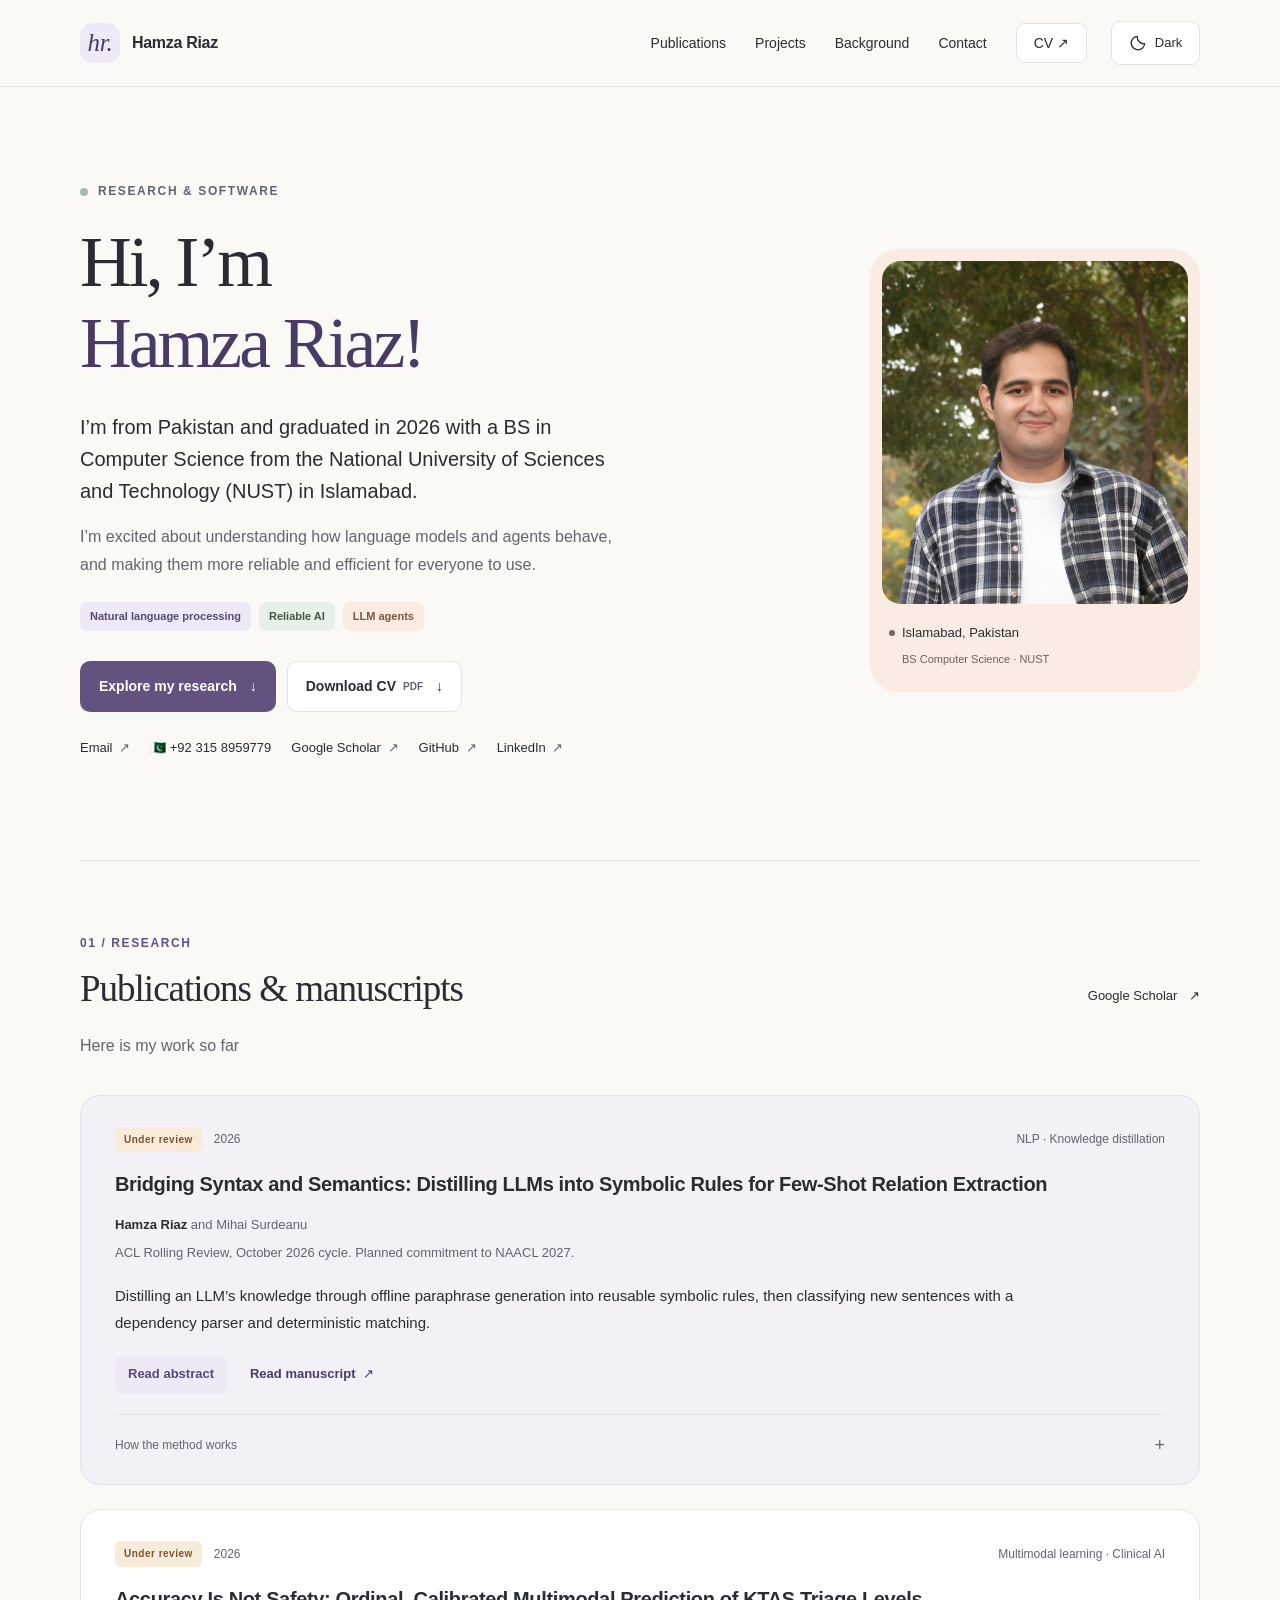
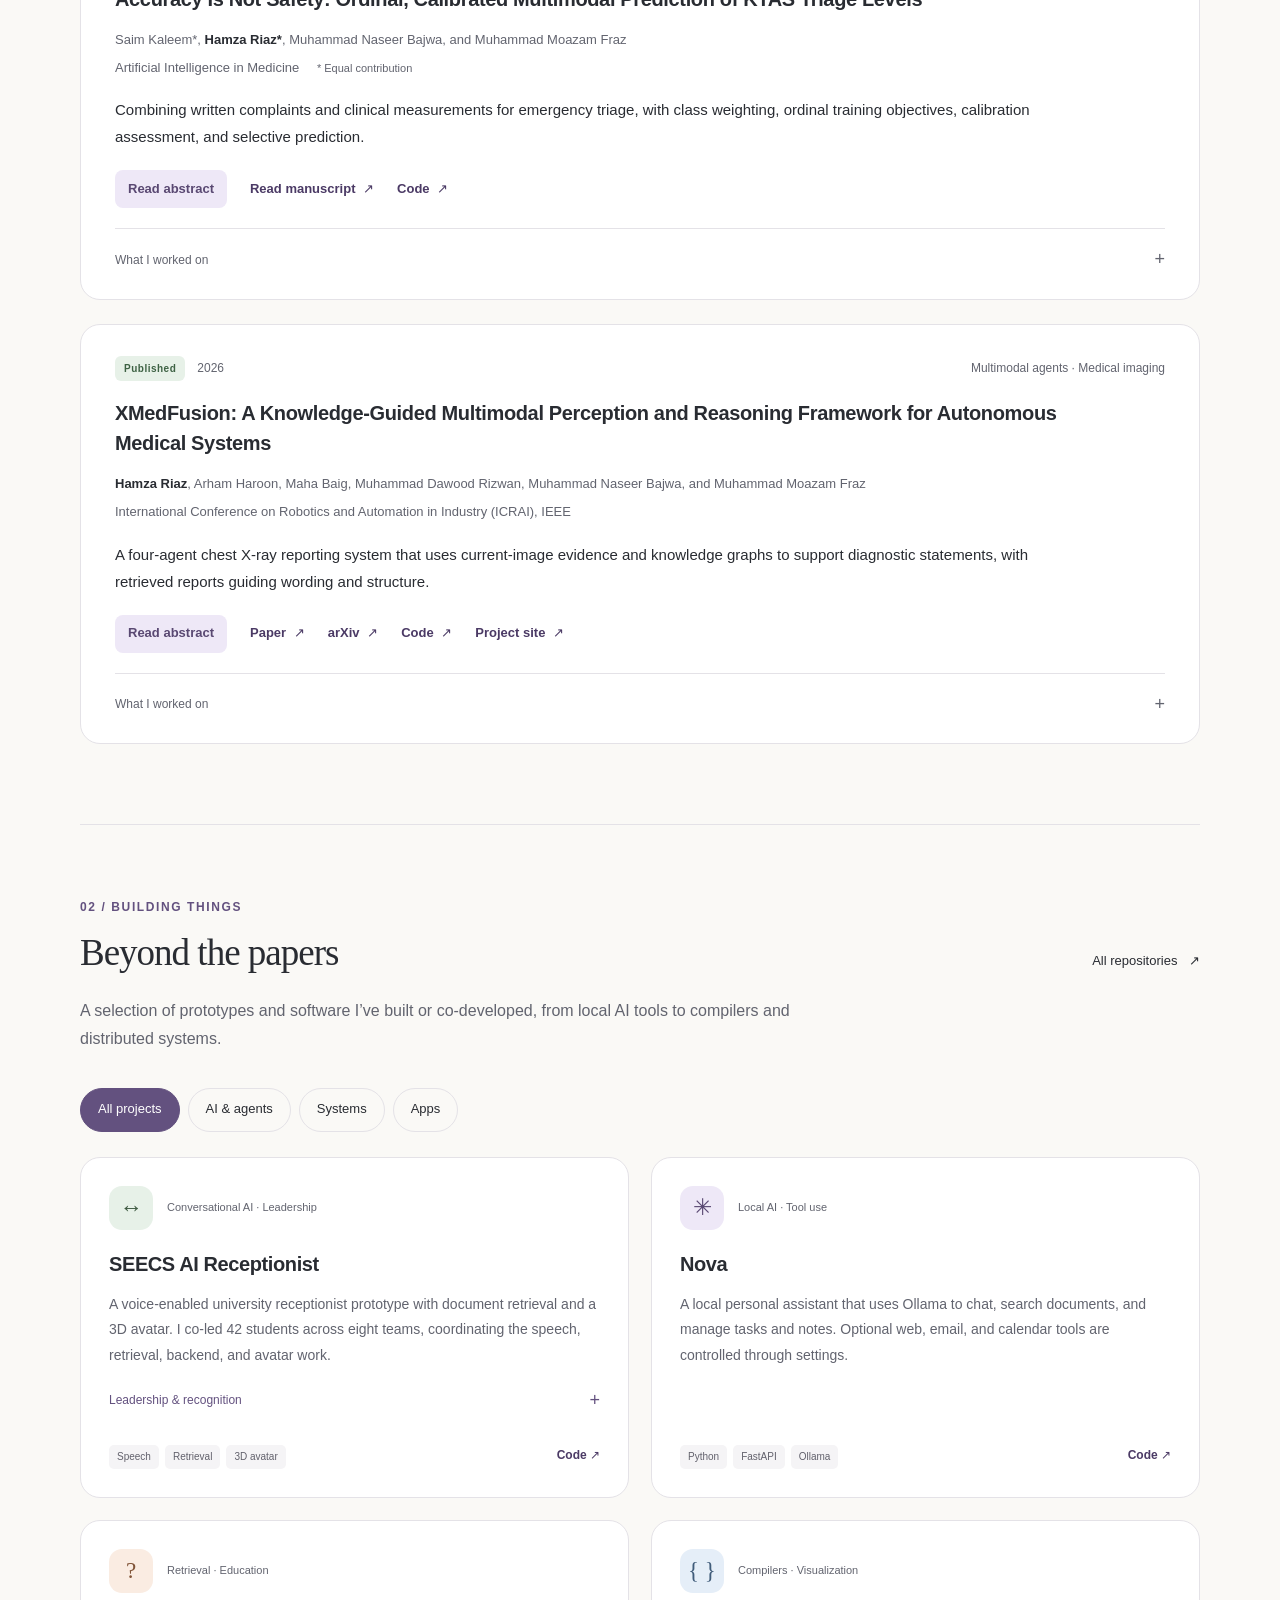
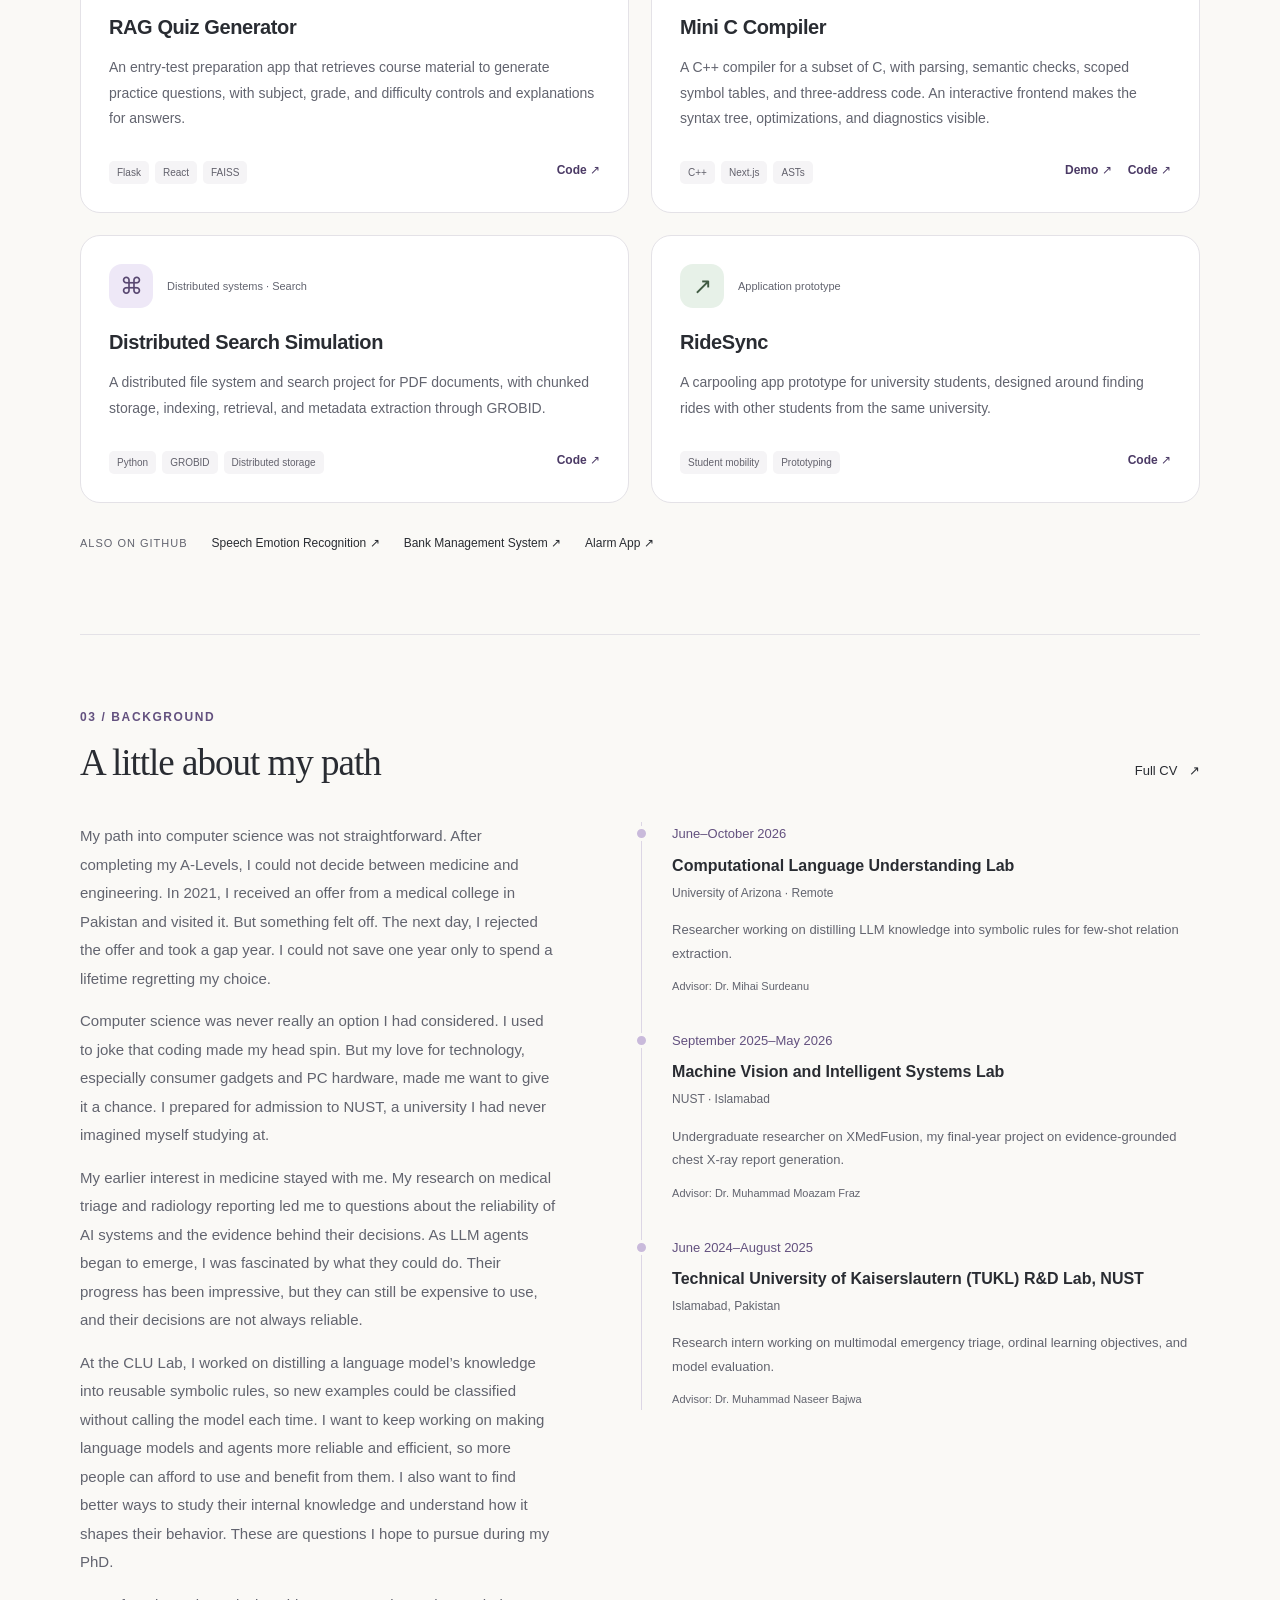
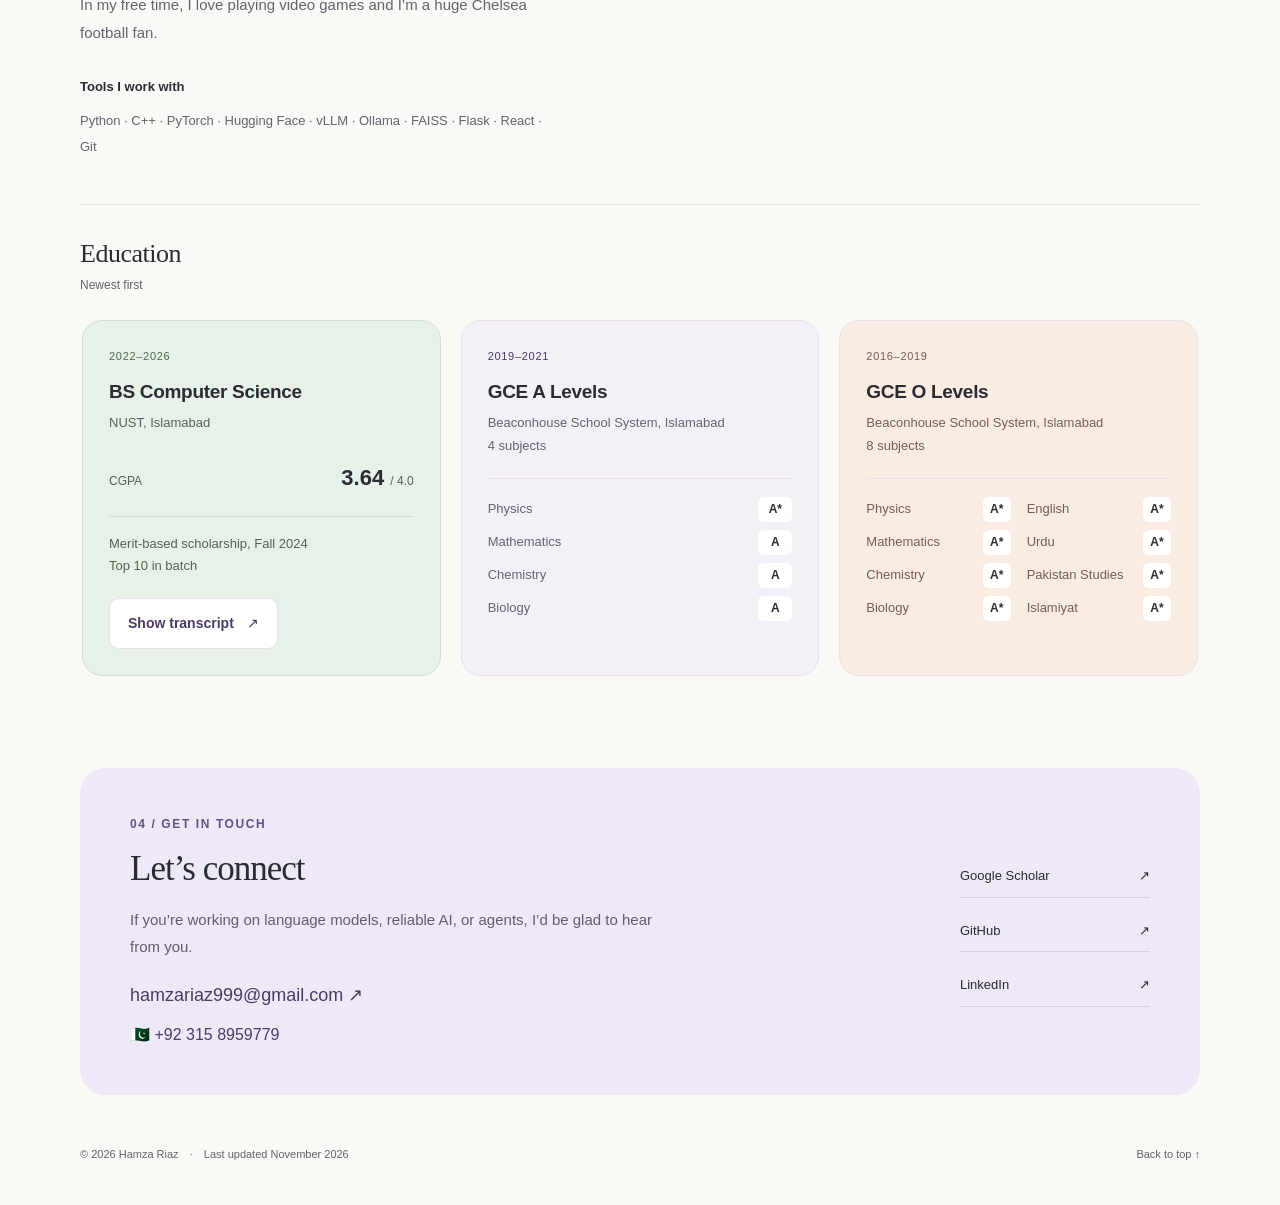
<file: index.html>
<!doctype html>
<html lang="en">
<head>
  <meta charset="utf-8">
  <meta name="viewport" content="width=device-width, initial-scale=1">
  <title>Hamza Riaz | Research & Projects</title>
  <meta name="description" content="Hamza Riaz's research in reliable language models, symbolic knowledge distillation, and multimodal AI. Publications, projects, background, and CV.">
  <meta name="theme-color" content="#faf9f6">
  <link rel="canonical" href="https://hamzariaz970.github.io/">
  <meta property="og:type" content="website">
  <meta property="og:title" content="Hamza Riaz | Research & Projects">
  <meta property="og:description" content="Exploring reliable, efficient, and interpretable AI. Research, projects, and a little about me.">
  <meta property="og:url" content="https://hamzariaz970.github.io/">
  <meta property="og:image" content="https://hamzariaz970.github.io/assets/hamza-riaz.jpg">
  <meta property="og:image:alt" content="Hamza Riaz outdoors">
  <meta name="twitter:card" content="summary">
  <link rel="icon" href="assets/favicon.svg" type="image/svg+xml">
  <script>
    // Apply the saved theme before styles load to avoid a bright flash.
    (() => {
      let savedTheme;
      try { savedTheme = localStorage.getItem('theme'); } catch {}
      const prefersDark = window.matchMedia('(prefers-color-scheme: dark)').matches;
      document.documentElement.dataset.theme = savedTheme === 'light' || savedTheme === 'dark'
        ? savedTheme
        : prefersDark ? 'dark' : 'light';
    })();
  </script>
  <link rel="stylesheet" href="styles.css?v=7">
  <script src="script.js?v=4" defer></script>
  <script type="application/ld+json">
    {"@context":"https://schema.org","@type":"Person","name":"Hamza Riaz","url":"https://hamzariaz970.github.io/","image":"https://hamzariaz970.github.io/assets/hamza-riaz.jpg","email":"mailto:hamzariaz999@gmail.com","alumniOf":{"@type":"CollegeOrUniversity","name":"National University of Sciences and Technology"},"sameAs":["https://github.com/hamzariaz970","https://www.linkedin.com/in/hamzariaz970/","https://scholar.google.com/citations?user=5EgASuIAAAAJ"]}
  </script>
</head>
<body>
  <a class="skip-link" href="#main">Skip to content</a>
  <header class="site-header">
    <div class="header-inner wrap">
      <a class="brand" href="#home" aria-label="Hamza Riaz, home"><span class="monogram" aria-hidden="true">hr.</span><span>Hamza Riaz</span></a>
      <nav id="main-nav" aria-label="Main navigation">
        <a href="#publications">Publications</a>
        <a href="#projects">Projects</a>
        <a href="#background">Background</a>
        <a href="#contact">Contact</a>
        <a class="nav-cv" href="assets/Hamza_Riaz_CV.pdf?v=3" target="_blank" rel="noopener">CV <span aria-hidden="true">↗</span><span class="sr-only"> (PDF, opens in a new tab)</span></a>
      </nav>
      <div class="header-actions">
        <button class="theme-toggle" type="button" aria-label="Switch to dark mode" title="Switch to dark mode" hidden>
          <svg class="moon-icon" width="18" height="18" viewBox="0 0 24 24" fill="none" stroke="currentColor" stroke-width="1.75" stroke-linecap="round" stroke-linejoin="round" aria-hidden="true"><path d="M20.9 13A9 9 0 0 1 11 3.1 9 9 0 1 0 20.9 13Z"/></svg>
          <svg class="sun-icon" width="18" height="18" viewBox="0 0 24 24" fill="none" stroke="currentColor" stroke-width="1.75" stroke-linecap="round" aria-hidden="true"><circle cx="12" cy="12" r="4"/><path d="M12 2v2m0 16v2M2 12h2m16 0h2M4.9 4.9l1.4 1.4m11.4 11.4 1.4 1.4M4.9 19.1l1.4-1.4M17.7 6.3l1.4-1.4"/></svg>
          <span class="theme-label" aria-hidden="true">Dark</span>
        </button>
        <button class="menu-toggle" type="button" aria-expanded="false" aria-controls="main-nav" hidden>Menu <span aria-hidden="true">☰</span></button>
      </div>
    </div>
  </header>

  <main id="main">
    <section id="home" class="hero wrap" aria-labelledby="intro-title">
      <div class="hero-copy">
        <p class="eyebrow"><span class="little-dot" aria-hidden="true"></span> Research & software</p>
        <h1 id="intro-title">Hi, I’m<br><span>Hamza Riaz!</span></h1>
        <p class="intro">I’m from Pakistan and graduated in 2026 with a BS in Computer Science from the National University of Sciences and Technology (NUST) in Islamabad.</p>
        <p class="hero-description">I’m excited about understanding how language models and agents behave, and making them more reliable and efficient for everyone to use.</p>
        <div class="interests" aria-label="Research interests">
          <span class="tag lilac">Natural language processing</span>
          <span class="tag sage">Reliable AI</span>
          <span class="tag peach">LLM agents</span>
        </div>
        <div class="hero-actions">
          <a class="button primary" href="#publications">Explore my research <span aria-hidden="true">↓</span></a>
          <a class="button secondary" href="assets/Hamza_Riaz_CV.pdf?v=3" download="Hamza_Riaz_CV.pdf">Download CV <span class="button-note">PDF</span><span aria-hidden="true">↓</span></a>
        </div>
        <div class="profile-links" aria-label="Profiles and contact information">
          <a href="mailto:hamzariaz999@gmail.com">Email <span aria-hidden="true">↗</span></a>
          <a class="phone-link" href="tel:+923158959779" aria-label="Call Hamza Riaz at +92 315 8959779">🇵🇰 +92 315 8959779</a>
          <a href="https://scholar.google.com/citations?user=5EgASuIAAAAJ">Google Scholar <span aria-hidden="true">↗</span></a>
          <a href="https://github.com/hamzariaz970">GitHub <span aria-hidden="true">↗</span></a>
          <a href="https://www.linkedin.com/in/hamzariaz970/">LinkedIn <span aria-hidden="true">↗</span></a>
        </div>
      </div>
      <figure class="portrait">
        <img src="assets/hamza-riaz.jpg" alt="Hamza Riaz standing outdoors among trees" width="1138" height="1138" fetchpriority="high">
        <figcaption><span class="location-dot" aria-hidden="true"></span> Islamabad, Pakistan <span class="portrait-note">BS Computer Science · NUST</span></figcaption>
      </figure>
    </section>

    <section id="publications" class="section wrap" aria-labelledby="publications-title">
      <div class="section-heading">
        <div><p class="eyebrow section-number">01 / Research</p><h2 id="publications-title">Publications & manuscripts</h2></div>
        <a class="text-link" href="https://scholar.google.com/citations?user=5EgASuIAAAAJ">Google Scholar <span aria-hidden="true">↗</span></a>
      </div>
      <p class="section-intro">Here is my work so far</p>
      <div class="publication-list">
        <article class="publication featured-publication">
          <div class="publication-meta"><span class="status review">Under review</span><span>2026</span><span class="publication-area">NLP · Knowledge distillation</span></div>
          <h3><a href="https://papers.ssrn.com/sol3/papers.cfm?abstract_id=7686659">Bridging Syntax and Semantics: Distilling LLMs into Symbolic Rules for Few-Shot Relation Extraction</a></h3>
          <p class="authors"><strong>Hamza Riaz</strong> and Mihai Surdeanu</p>
          <p class="venue">ACL Rolling Review, October 2026 cycle. Planned commitment to NAACL 2027.</p>
          <p class="paper-description">Distilling an LLM’s knowledge through offline paraphrase generation into reusable symbolic rules, then classifying new sentences with a dependency parser and deterministic matching.</p>
          <div class="publication-links"><button class="abstract-button" type="button" data-abstract="clu" aria-haspopup="dialog" aria-controls="abstract-dialog" hidden>Read abstract</button><a href="https://papers.ssrn.com/sol3/papers.cfm?abstract_id=7686659">Read manuscript <span aria-hidden="true">↗</span></a></div>
          <details class="research-detail"><summary>How the method works <span aria-hidden="true">+</span></summary><p>A multi-pass sieve starts with exact dependency-path matches and progressively relaxes syntactic constraints when stricter sieves find no match. Entity-type and lemma checks retain semantic information, and a Jaccard filter rejects weak candidates. The rules can be reused without calling an LLM for each prediction.</p></details>
        </article>

        <article class="publication">
          <div class="publication-meta"><span class="status review">Under review</span><span>2026</span><span class="publication-area">Multimodal learning · Clinical AI</span></div>
          <h3><a href="https://drive.google.com/file/d/1Mvf5Zgpgp6ZcPXqHpdKvtK7r3QddKdOM/view?usp=sharing">Accuracy Is Not Safety: Ordinal, Calibrated Multimodal Prediction of KTAS Triage Levels</a></h3>
          <p class="authors">Saim Kaleem*, <strong>Hamza Riaz*</strong>, Muhammad Naseer Bajwa, and Muhammad Moazam Fraz</p>
          <p class="venue">Artificial Intelligence in Medicine <span class="equal-contribution">* Equal contribution</span></p>
          <p class="paper-description">Combining written complaints and clinical measurements for emergency triage, with class weighting, ordinal training objectives, calibration assessment, and selective prediction.</p>
          <div class="publication-links"><button class="abstract-button" type="button" data-abstract="triage" aria-haspopup="dialog" aria-controls="abstract-dialog" hidden>Read abstract</button><a href="https://drive.google.com/file/d/1Mvf5Zgpgp6ZcPXqHpdKvtK7r3QddKdOM/view?usp=sharing">Read manuscript <span aria-hidden="true">↗</span></a><a href="https://github.com/Saim-Kaleem/KTAS-Medical-Triage">Code <span aria-hidden="true">↗</span></a></div>
          <details class="research-detail"><summary>What I worked on <span aria-hidden="true">+</span></summary><p>I co-developed a model that projects complaint text and clinical measurements separately before fusion. The work examines how training objectives account for class imbalance and the ordering of urgency levels, with attention to calibration and performance on critical cases.</p></details>
        </article>

        <article class="publication">
          <div class="publication-meta"><span class="status published">Published</span><span>2026</span><span class="publication-area">Multimodal agents · Medical imaging</span></div>
          <h3><a href="https://doi.org/10.1109/ICRAI70912.2026.11551956">XMedFusion: A Knowledge-Guided Multimodal Perception and Reasoning Framework for Autonomous Medical Systems</a></h3>
          <p class="authors"><strong>Hamza Riaz</strong>, Arham Haroon, Maha Baig, Muhammad Dawood Rizwan, Muhammad Naseer Bajwa, and Muhammad Moazam Fraz</p>
          <p class="venue">International Conference on Robotics and Automation in Industry (ICRAI), IEEE</p>
          <p class="paper-description">A four-agent chest X-ray reporting system that uses current-image evidence and knowledge graphs to support diagnostic statements, with retrieved reports guiding wording and structure.</p>
          <div class="publication-links"><button class="abstract-button" type="button" data-abstract="xmedfusion" aria-haspopup="dialog" aria-controls="abstract-dialog" hidden>Read abstract</button><a href="https://doi.org/10.1109/ICRAI70912.2026.11551956">Paper <span aria-hidden="true">↗</span></a><a href="https://arxiv.org/abs/2606.14766">arXiv <span aria-hidden="true">↗</span></a><a href="https://github.com/hamzariaz970/XMedFusion">Code <span aria-hidden="true">↗</span></a><a href="https://x-med-fusion.vercel.app/">Project site <span aria-hidden="true">↗</span></a></div>
          <details class="research-detail"><summary>What I worked on <span aria-hidden="true">+</span></summary><p>I built anatomy-linked knowledge graphs of present and absent findings and a consistency gate for conflicting regional detections. ReAct checks draft reports against the image and graph so unsupported statements can be revised.</p></details>
        </article>
      </div>
    </section>

    <section id="projects" class="section projects-section wrap" aria-labelledby="projects-title">
      <div class="section-heading"><div><p class="eyebrow section-number">02 / Building things</p><h2 id="projects-title">Beyond the papers</h2></div><a class="text-link" href="https://github.com/hamzariaz970?tab=repositories">All repositories <span aria-hidden="true">↗</span></a></div>
      <p class="section-intro">A selection of prototypes and software I’ve built or co-developed, from local AI tools to compilers and distributed systems.</p>
      <div class="project-filters" role="group" aria-label="Filter projects" hidden>
        <button type="button" data-filter="all" aria-pressed="true">All projects</button>
        <button type="button" data-filter="ai" aria-pressed="false">AI & agents</button>
        <button type="button" data-filter="systems" aria-pressed="false">Systems</button>
        <button type="button" data-filter="apps" aria-pressed="false">Apps</button>
      </div>
      <p class="sr-only" id="project-count" role="status" aria-live="polite"></p>
      <div class="project-grid">
        <article class="project-card" data-category="ai apps">
          <div class="project-top"><span class="project-symbol sage" aria-hidden="true">↔</span><span class="project-type">Conversational AI · Leadership</span></div>
          <h3>SEECS AI Receptionist</h3>
          <p>A voice-enabled university receptionist prototype with document retrieval and a 3D avatar. I co-led 42 students across eight teams, coordinating the speech, retrieval, backend, and avatar work.</p>
          <details class="project-detail"><summary>Leadership & recognition <span aria-hidden="true">+</span></summary><p>NUST leadership praised both co-leads and requested campus-wide deployment on the university’s supercomputer.</p></details>
          <div class="card-footer"><div class="tech-list"><span>Speech</span><span>Retrieval</span><span>3D avatar</span></div><a href="https://github.com/hamzariaz970/SEECS-AI-Receptionist" aria-label="View SEECS AI Receptionist code on GitHub">Code <span aria-hidden="true">↗</span></a></div>
        </article>
        <article class="project-card" data-category="ai apps">
          <div class="project-top"><span class="project-symbol lilac" aria-hidden="true">✳</span><span class="project-type">Local AI · Tool use</span></div>
          <h3>Nova</h3>
          <p>A local personal assistant that uses Ollama to chat, search documents, and manage tasks and notes. Optional web, email, and calendar tools are controlled through settings.</p>
          <div class="card-footer"><div class="tech-list"><span>Python</span><span>FastAPI</span><span>Ollama</span></div><a href="https://github.com/hamzariaz970/Nova---Your-Agentic-Local-Personal-LLM-Assistant" aria-label="View Nova code on GitHub">Code <span aria-hidden="true">↗</span></a></div>
        </article>
        <article class="project-card" data-category="ai apps">
          <div class="project-top"><span class="project-symbol peach" aria-hidden="true">?</span><span class="project-type">Retrieval · Education</span></div>
          <h3>RAG Quiz Generator</h3>
          <p>An entry-test preparation app that retrieves course material to generate practice questions, with subject, grade, and difficulty controls and explanations for answers.</p>
          <div class="card-footer"><div class="tech-list"><span>Flask</span><span>React</span><span>FAISS</span></div><a href="https://github.com/hamzariaz970/LLM-RAG-MCQ-Generator-for-Entry-Test-Prep" aria-label="View RAG Quiz Generator code on GitHub">Code <span aria-hidden="true">↗</span></a></div>
        </article>
        <article class="project-card" data-category="systems">
          <div class="project-top"><span class="project-symbol blue" aria-hidden="true">{ }</span><span class="project-type">Compilers · Visualization</span></div>
          <h3>Mini C Compiler</h3>
          <p>A C++ compiler for a subset of C, with parsing, semantic checks, scoped symbol tables, and three-address code. An interactive frontend makes the syntax tree, optimizations, and diagnostics visible.</p>
          <div class="card-footer"><div class="tech-list"><span>C++</span><span>Next.js</span><span>ASTs</span></div><div class="card-links"><a href="https://mini-c-compiler.vercel.app/" aria-label="Open Mini C Compiler demo">Demo <span aria-hidden="true">↗</span></a><a href="https://github.com/hamzariaz970/Mini-C-Compiler" aria-label="View Mini C Compiler code on GitHub">Code <span aria-hidden="true">↗</span></a></div></div>
        </article>
        <article class="project-card" data-category="systems">
          <div class="project-top"><span class="project-symbol lilac" aria-hidden="true">⌘</span><span class="project-type">Distributed systems · Search</span></div>
          <h3>Distributed Search Simulation</h3>
          <p>A distributed file system and search project for PDF documents, with chunked storage, indexing, retrieval, and metadata extraction through GROBID.</p>
          <div class="card-footer"><div class="tech-list"><span>Python</span><span>GROBID</span><span>Distributed storage</span></div><a href="https://github.com/hamzariaz970/Distributed-Search-Engine-Simulation" aria-label="View Distributed Search Simulation code on GitHub">Code <span aria-hidden="true">↗</span></a></div>
        </article>
        <article class="project-card" data-category="apps">
          <div class="project-top"><span class="project-symbol sage" aria-hidden="true">↗</span><span class="project-type">Application prototype</span></div>
          <h3>RideSync</h3>
          <p>A carpooling app prototype for university students, designed around finding rides with other students from the same university.</p>
          <div class="card-footer"><div class="tech-list"><span>Student mobility</span><span>Prototyping</span></div><a href="https://github.com/hamzariaz970/RideSync-Carpooling-App" aria-label="View RideSync code on GitHub">Code <span aria-hidden="true">↗</span></a></div>
        </article>
      </div>
      <div class="more-projects"><p>Also on GitHub</p><a href="https://github.com/hamzariaz970/Speech-Emotion-Recognition-using-Machine-Learning">Speech Emotion Recognition <span aria-hidden="true">↗</span></a><a href="https://github.com/hamzariaz970/Bank-Management-System">Bank Management System <span aria-hidden="true">↗</span></a><a href="https://github.com/hamzariaz970/Alarm-app">Alarm App <span aria-hidden="true">↗</span></a></div>
    </section>

    <section id="background" class="section wrap" aria-labelledby="background-title">
      <div class="section-heading"><div><p class="eyebrow section-number">03 / Background</p><h2 id="background-title">A little about my path</h2></div><a class="text-link" href="assets/Hamza_Riaz_CV.pdf?v=3" target="_blank" rel="noopener">Full CV <span aria-hidden="true">↗</span><span class="sr-only"> (PDF, opens in a new tab)</span></a></div>
      <div class="background-grid">
        <div class="about-column">
          <p>My path into computer science was not straightforward. After completing my A-Levels, I could not decide between medicine and engineering. In 2021, I received an offer from a medical college in Pakistan and visited it. But something felt off. The next day, I rejected the offer and took a gap year. I could not save one year only to spend a lifetime regretting my choice.</p>
          <p>Computer science was never really an option I had considered. I used to joke that coding made my head spin. But my love for technology, especially consumer gadgets and PC hardware, made me want to give it a chance. I prepared for admission to NUST, a university I had never imagined myself studying at.</p>
          <p>My earlier interest in medicine stayed with me. My research on medical triage and radiology reporting led me to questions about the reliability of AI systems and the evidence behind their decisions. As LLM agents began to emerge, I was fascinated by what they could do. Their progress has been impressive, but they can still be expensive to use, and their decisions are not always reliable.</p>
          <p>At the CLU Lab, I worked on distilling a language model’s knowledge into reusable symbolic rules, so new examples could be classified without calling the model each time. I want to keep working on making language models and agents more reliable and efficient, so more people can afford to use and benefit from them. I also want to find better ways to study their internal knowledge and understand how it shapes their behavior. These are questions I hope to pursue during my PhD.</p>
          <p>In my free time, I love playing video games and I’m a huge Chelsea football fan.</p>
          <div class="tools"><h3>Tools I work with</h3><p>Python · C++ · PyTorch · Hugging Face · vLLM · Ollama · FAISS · Flask · React · Git</p></div>
        </div>
        <ol class="timeline" aria-label="Research experience">
          <li><p class="timeline-date">June–October 2026</p><h3>Computational Language Understanding Lab</h3><p class="timeline-place">University of Arizona · Remote</p><p>Researcher working on distilling LLM knowledge into symbolic rules for few-shot relation extraction.</p><p class="advisor">Advisor: <a href="https://scholar.google.com/citations?user=a3133-8AAAAJ&amp;hl=en">Dr. Mihai Surdeanu</a></p></li>
          <li><p class="timeline-date">September 2025–May 2026</p><h3>Machine Vision and Intelligent Systems Lab</h3><p class="timeline-place">NUST · Islamabad</p><p>Undergraduate researcher on XMedFusion, my final-year project on evidence-grounded chest X-ray report generation.</p><p class="advisor">Advisor: <a href="https://scholar.google.com/citations?user=tpfgan0AAAAJ&amp;hl=en&amp;oi=ao">Dr. Muhammad Moazam Fraz</a></p></li>
          <li><p class="timeline-date">June 2024–August 2025</p><h3>Technical University of Kaiserslautern (TUKL) R&amp;D Lab, NUST</h3><p class="timeline-place">Islamabad, Pakistan</p><p>Research intern working on multimodal emergency triage, ordinal learning objectives, and model evaluation.</p><p class="advisor">Advisor: <a href="https://scholar.google.com/citations?user=PeeIGEgAAAAJ&amp;hl=en&amp;oi=ao">Dr. Muhammad Naseer Bajwa</a></p></li>
        </ol>
      </div>
      <section class="education-section" aria-labelledby="education-title">
        <div class="education-heading">
          <div><h3 id="education-title">Education</h3><p>Newest first</p></div>
          <div class="education-controls" role="group" aria-label="Browse education" hidden>
            <button type="button" data-direction="-1" aria-label="Show newer qualifications" aria-controls="education-list"><span aria-hidden="true">←</span></button>
            <button type="button" data-direction="1" aria-label="Show older qualifications" aria-controls="education-list"><span aria-hidden="true">→</span></button>
          </div>
        </div>
        <ol class="education-list" id="education-list" tabindex="0" aria-label="Education, newest first">
          <li class="education-card" data-year="2026">
            <p class="education-date">2022–2026</p>
            <h4>BS Computer Science</h4>
            <p class="education-school">NUST, Islamabad</p>
            <div class="education-result"><span>CGPA</span><strong>3.64 <small>/ 4.0</small></strong></div>
            <p class="education-detail">Merit-based scholarship, Fall 2024<br>Top 10 in batch</p>
            <button class="button secondary transcript-button" type="button" aria-haspopup="dialog" aria-controls="transcript-dialog" hidden>Show transcript <span aria-hidden="true">↗</span></button>
          </li>
          <li class="education-card" data-year="2021" data-tone="lilac">
            <p class="education-date">2019–2021</p>
            <h4>GCE A Levels</h4>
            <p class="education-school">Beaconhouse School System, Islamabad<br>4 subjects</p>
            <dl class="education-grades">
              <div><dt>Physics</dt><dd><span aria-label="A star">A*</span></dd></div>
              <div><dt>Mathematics</dt><dd>A</dd></div>
              <div><dt>Chemistry</dt><dd>A</dd></div>
              <div><dt>Biology</dt><dd>A</dd></div>
            </dl>
          </li>
          <li class="education-card" data-year="2019" data-tone="peach">
            <p class="education-date">2016–2019</p>
            <h4>GCE O Levels</h4>
            <p class="education-school">Beaconhouse School System, Islamabad<br>8 subjects</p>
            <dl class="education-grades education-grades-columns">
              <div><dt>Physics</dt><dd><span aria-label="A star">A*</span></dd></div>
              <div><dt>Mathematics</dt><dd><span aria-label="A star">A*</span></dd></div>
              <div><dt>Chemistry</dt><dd><span aria-label="A star">A*</span></dd></div>
              <div><dt>Biology</dt><dd><span aria-label="A star">A*</span></dd></div>
              <div><dt>English</dt><dd><span aria-label="A star">A*</span></dd></div>
              <div><dt>Urdu</dt><dd><span aria-label="A star">A*</span></dd></div>
              <div><dt>Pakistan Studies</dt><dd><span aria-label="A star">A*</span></dd></div>
              <div><dt>Islamiyat</dt><dd><span aria-label="A star">A*</span></dd></div>
            </dl>
          </li>
        </ol>
      </section>
    </section>

    <section id="contact" class="contact-section wrap" aria-labelledby="contact-title">
      <div><p class="eyebrow section-number">04 / Get in touch</p><h2 id="contact-title">Let’s connect</h2><p>If you’re working on language models, reliable AI, or agents, I’d be glad to hear from you.</p><div class="contact-details"><a class="email-link" href="mailto:hamzariaz999@gmail.com">hamzariaz999@gmail.com <span aria-hidden="true">↗</span></a><a class="phone-link" href="tel:+923158959779" aria-label="Call Hamza Riaz at +92 315 8959779">🇵🇰 +92 315 8959779</a></div></div>
      <div class="contact-profiles"><a href="https://scholar.google.com/citations?user=5EgASuIAAAAJ">Google Scholar <span aria-hidden="true">↗</span></a><a href="https://github.com/hamzariaz970">GitHub <span aria-hidden="true">↗</span></a><a href="https://www.linkedin.com/in/hamzariaz970/">LinkedIn <span aria-hidden="true">↗</span></a></div>
    </section>
  </main>
  <dialog id="abstract-dialog" class="content-dialog" aria-labelledby="abstract-title">
    <div class="dialog-header">
      <div><p class="eyebrow">Abstract</p><h2 id="abstract-title"></h2></div>
      <button class="dialog-close" type="button" aria-label="Close abstract" autofocus><span aria-hidden="true">×</span></button>
    </div>
    <div class="dialog-body" role="region" aria-label="Abstract text" tabindex="0" aria-busy="false">
      <p id="abstract-status" role="status"></p>
      <div id="abstract-copy" hidden></div>
    </div>
    <div class="dialog-footer">
      <a id="abstract-paper-link" target="_blank" rel="noopener">Read full paper <span aria-hidden="true">↗</span><span class="sr-only"> (opens in a new tab)</span></a>
    </div>
  </dialog>

  <dialog id="transcript-dialog" class="content-dialog transcript-dialog" aria-labelledby="transcript-title" aria-describedby="transcript-description">
    <div class="dialog-header">
      <div><p class="eyebrow">Undergraduate transcript</p><h2 id="transcript-title">BS Computer Science</h2><p class="transcript-school">NUST, Islamabad · 2022–2026</p></div>
      <button class="dialog-close" type="button" aria-label="Close transcript" autofocus><span aria-hidden="true">×</span></button>
    </div>
    <div class="dialog-body transcript-body" role="region" aria-label="Transcript courses and grades" tabindex="0">
      <dl class="transcript-summary">
        <div><dt>CGPA</dt><dd>3.64 <small>/ 4.00</small></dd></div>
        <div><dt>Earned credits</dt><dd>132</dd></div>
        <div><dt>Degree awarded</dt><dd><time datetime="2026-06-05">5 June 2026</time></dd></div>
      </dl>
      <p id="transcript-description" class="transcript-note">Courses and grades transcribed from my official NUST transcript, issued on 26 October 2026.</p>
      <div class="transcript-terms">
        <section class="transcript-term" aria-labelledby="term-1">
          <div class="transcript-term-heading">
            <h3 id="term-1">1st Semester</h3>
            <p>12 September 2022 - 13 January 2023</p>
          </div>
          <table class="transcript-table">
            <caption class="sr-only">Courses and grades for 1st Semester</caption>
            <thead><tr><th scope="col">Course</th><th scope="col">Credits</th><th scope="col">Grade</th><th scope="col">Grade<br>points</th></tr></thead>
            <tbody>
              <tr><th scope="row"><span class="course-code">CS-100</span>Fundamentals of ICT</th><td>3.0</td><td><span class="course-grade">B+</span></td><td>10.50</td></tr>
              <tr><th scope="row"><span class="course-code">CS-110</span>Fundamentals of Computer Programming</th><td>4.0</td><td><span class="course-grade">B+</span></td><td>14.00</td></tr>
              <tr><th scope="row"><span class="course-code">HU-107</span>Pakistan Studies</th><td>2.0</td><td><span class="course-grade">B+</span></td><td>7.00</td></tr>
              <tr><th scope="row"><span class="course-code">HU-108</span>Communication and Interpersonal Skills</th><td>3.0</td><td><span class="course-grade">B+</span></td><td>10.50</td></tr>
              <tr><th scope="row"><span class="course-code">MATH-162</span>Pre-Mathematics-I - Additional</th><td>3.0</td><td><span class="course-grade">Q</span></td><td><span aria-label="Not reported">—</span></td></tr>
              <tr><th scope="row"><span class="course-code">MATH-163</span>Pre-Mathematics-II - Additional</th><td>3.0</td><td><span class="course-grade">Q</span></td><td><span aria-label="Not reported">—</span></td></tr>
            </tbody>
          </table>
          <p class="transcript-term-total"><span>Semester credits: <strong>12.00</strong></span><span>Semester GPA: <strong>3.50</strong></span></p>
        </section>
        <section class="transcript-term" aria-labelledby="term-2">
          <div class="transcript-term-heading">
            <h3 id="term-2">2nd Semester</h3>
            <p>30 January 2023 - 02 June 2023</p>
          </div>
          <table class="transcript-table">
            <caption class="sr-only">Courses and grades for 2nd Semester</caption>
            <thead><tr><th scope="col">Course</th><th scope="col">Credits</th><th scope="col">Grade</th><th scope="col">Grade<br>points</th></tr></thead>
            <tbody>
              <tr><th scope="row"><span class="course-code">CS-212</span>Object Oriented Programming</th><td>4.0</td><td><span class="course-grade">A</span></td><td>16.00</td></tr>
              <tr><th scope="row"><span class="course-code">EE-221</span>Digital Logic Design</th><td>4.0</td><td><span class="course-grade">B+</span></td><td>14.00</td></tr>
              <tr><th scope="row"><span class="course-code">FIN-100</span>Principles of Accounting</th><td>3.0</td><td><span class="course-grade">B+</span></td><td>10.50</td></tr>
              <tr><th scope="row"><span class="course-code">HU-101</span>Islamic Studies</th><td>2.0</td><td><span class="course-grade">A</span></td><td>8.00</td></tr>
              <tr><th scope="row"><span class="course-code">MATH-111</span>Calculus-I</th><td>3.0</td><td><span class="course-grade">B+</span></td><td>10.50</td></tr>
              <tr><th scope="row"><span class="course-code">PHY-102</span>Applied Physics</th><td>3.0</td><td><span class="course-grade">A</span></td><td>12.00</td></tr>
            </tbody>
          </table>
          <p class="transcript-term-total"><span>Cumulative credits: <strong>31.00</strong></span><span>CGPA: <strong>3.65</strong></span></p>
        </section>
        <section class="transcript-term" aria-labelledby="term-3">
          <div class="transcript-term-heading">
            <h3 id="term-3">Summer Semester 2023</h3>
            <p>19 June 2023 - 18 August 2023</p>
          </div>
          <table class="transcript-table">
            <caption class="sr-only">Courses and grades for Summer Semester 2023</caption>
            <thead><tr><th scope="col">Course</th><th scope="col">Credits</th><th scope="col">Grade</th><th scope="col">Grade<br>points</th></tr></thead>
            <tbody>
              <tr><th scope="row"><span class="course-code">MATH-112</span>Calculus-II</th><td>3.0</td><td><span class="course-grade">A</span></td><td>12.00</td></tr>
              <tr><th scope="row"><span class="course-code">MATH-161</span>Discrete Mathematics</th><td>3.0</td><td><span class="course-grade">B+</span></td><td>10.50</td></tr>
            </tbody>
          </table>
          <p class="transcript-term-total"><span>Cumulative credits: <strong>37.00</strong></span><span>CGPA: <strong>3.66</strong></span></p>
        </section>
        <section class="transcript-term" aria-labelledby="term-4">
          <div class="transcript-term-heading">
            <h3 id="term-4">3rd Semester</h3>
            <p>11 September 2023 - 12 January 2024</p>
          </div>
          <table class="transcript-table">
            <caption class="sr-only">Courses and grades for 3rd Semester</caption>
            <thead><tr><th scope="col">Course</th><th scope="col">Credits</th><th scope="col">Grade</th><th scope="col">Grade<br>points</th></tr></thead>
            <tbody>
              <tr><th scope="row"><span class="course-code">CS-220</span>Database Systems</th><td>4.0</td><td><span class="course-grade">B+</span></td><td>14.00</td></tr>
              <tr><th scope="row"><span class="course-code">CS-235</span>Computer Organization &amp; Assembly Language</th><td>4.0</td><td><span class="course-grade">B+</span></td><td>14.00</td></tr>
              <tr><th scope="row"><span class="course-code">CS-250</span>Data Structures &amp; Algorithms</th><td>4.0</td><td><span class="course-grade">A</span></td><td>16.00</td></tr>
              <tr><th scope="row"><span class="course-code">HU-212</span>Technical &amp; Business Writing</th><td>2.0</td><td><span class="course-grade">A</span></td><td>8.00</td></tr>
              <tr><th scope="row"><span class="course-code">MATH-222</span>Linear Algebra</th><td>3.0</td><td><span class="course-grade">B+</span></td><td>10.50</td></tr>
            </tbody>
          </table>
          <p class="transcript-term-total"><span>Cumulative credits: <strong>54.00</strong></span><span>CGPA: <strong>3.67</strong></span></p>
        </section>
        <section class="transcript-term" aria-labelledby="term-5">
          <div class="transcript-term-heading">
            <h3 id="term-5">4th Semester</h3>
            <p>29 January 2024 - 31 May 2024</p>
          </div>
          <table class="transcript-table">
            <caption class="sr-only">Courses and grades for 4th Semester</caption>
            <thead><tr><th scope="col">Course</th><th scope="col">Credits</th><th scope="col">Grade</th><th scope="col">Grade<br>points</th></tr></thead>
            <tbody>
              <tr><th scope="row"><span class="course-code">CS-251</span>Design &amp; Analysis of Algorithm</th><td>3.0</td><td><span class="course-grade">B</span></td><td>9.00</td></tr>
              <tr><th scope="row"><span class="course-code">CS-330</span>Operating Systems</th><td>4.0</td><td><span class="course-grade">A</span></td><td>16.00</td></tr>
              <tr><th scope="row"><span class="course-code">CS-344</span>Web Engineering</th><td>4.0</td><td><span class="course-grade">B+</span></td><td>14.00</td></tr>
              <tr><th scope="row"><span class="course-code">MATH-108</span>Differential Equations</th><td>3.0</td><td><span class="course-grade">B+</span></td><td>10.50</td></tr>
              <tr><th scope="row"><span class="course-code">MATH-361</span>Probability &amp; Statistics</th><td>3.0</td><td><span class="course-grade">A</span></td><td>12.00</td></tr>
            </tbody>
          </table>
          <p class="transcript-term-total"><span>Cumulative credits: <strong>71.00</strong></span><span>CGPA: <strong>3.65</strong></span></p>
        </section>
        <section class="transcript-term" aria-labelledby="term-6">
          <div class="transcript-term-heading">
            <h3 id="term-6">5th Semester</h3>
            <p>09 September 2024 - 12 January 2025</p>
          </div>
          <table class="transcript-table">
            <caption class="sr-only">Courses and grades for 5th Semester</caption>
            <thead><tr><th scope="col">Course</th><th scope="col">Credits</th><th scope="col">Grade</th><th scope="col">Grade<br>points</th></tr></thead>
            <tbody>
              <tr><th scope="row"><span class="course-code">CS-370</span>Artificial Intelligence</th><td>4.0</td><td><span class="course-grade">A</span></td><td>16.00</td></tr>
              <tr><th scope="row"><span class="course-code">CS-471</span>Machine Learning</th><td>4.0</td><td><span class="course-grade">B</span></td><td>12.00</td></tr>
              <tr><th scope="row"><span class="course-code">EE-353</span>Computer Networks</th><td>4.0</td><td><span class="course-grade">A</span></td><td>16.00</td></tr>
              <tr><th scope="row"><span class="course-code">MGT-111</span>Technology In Business</th><td>2.0</td><td><span class="course-grade">B+</span></td><td>7.00</td></tr>
              <tr><th scope="row"><span class="course-code">SE-200</span>Software Engineering</th><td>3.0</td><td><span class="course-grade">A</span></td><td>12.00</td></tr>
            </tbody>
          </table>
          <p class="transcript-term-total"><span>Cumulative credits: <strong>88.00</strong></span><span>CGPA: <strong>3.66</strong></span></p>
        </section>
        <section class="transcript-term" aria-labelledby="term-7">
          <div class="transcript-term-heading">
            <h3 id="term-7">6th Semester</h3>
            <p>27 January 2025 - 01 June 2025</p>
          </div>
          <table class="transcript-table">
            <caption class="sr-only">Courses and grades for 6th Semester</caption>
            <thead><tr><th scope="col">Course</th><th scope="col">Credits</th><th scope="col">Grade</th><th scope="col">Grade<br>points</th></tr></thead>
            <tbody>
              <tr><th scope="row"><span class="course-code">CS-405</span>Deep Learning</th><td>4.0</td><td><span class="course-grade">B+</span></td><td>14.00</td></tr>
              <tr><th scope="row"><span class="course-code">CS-432</span>Parallel &amp; Distributed Computing</th><td>4.0</td><td><span class="course-grade">B+</span></td><td>14.00</td></tr>
              <tr><th scope="row"><span class="course-code">CS-481</span>Information Security</th><td>3.0</td><td><span class="course-grade">B+</span></td><td>10.50</td></tr>
              <tr><th scope="row"><span class="course-code">HU-223</span>Professional Ethics</th><td>3.0</td><td><span class="course-grade">B+</span></td><td>10.50</td></tr>
              <tr><th scope="row"><span class="course-code">MATH-352</span>Numerical Methods</th><td>3.0</td><td><span class="course-grade">B</span></td><td>9.00</td></tr>
            </tbody>
          </table>
          <p class="transcript-term-total"><span>Cumulative credits: <strong>105.00</strong></span><span>CGPA: <strong>3.62</strong></span></p>
        </section>
        <section class="transcript-term" aria-labelledby="term-8">
          <div class="transcript-term-heading">
            <h3 id="term-8">Summer Semester 2025</h3>
            <p>23 June 2025 - 24 August 2025</p>
          </div>
          <table class="transcript-table">
            <caption class="sr-only">Courses and grades for Summer Semester 2025</caption>
            <thead><tr><th scope="col">Course</th><th scope="col">Credits</th><th scope="col">Grade</th><th scope="col">Grade<br>points</th></tr></thead>
            <tbody>
              <tr><th scope="row"><span class="course-code">CS-471</span>Machine Learning - Repeated</th><td><span aria-label="Not reported">—</span></td><td><span class="course-grade">B</span></td><td><span aria-label="Not reported">—</span></td></tr>
            </tbody>
          </table>
          <p class="transcript-term-total"><span>Cumulative credits: <strong>105.00</strong></span><span>CGPA: <strong>3.62</strong></span></p>
        </section>
        <section class="transcript-term" aria-labelledby="term-9">
          <div class="transcript-term-heading">
            <h3 id="term-9">7th Semester</h3>
            <p>08 September 2025 - 04 January 2026</p>
          </div>
          <table class="transcript-table">
            <caption class="sr-only">Courses and grades for 7th Semester</caption>
            <thead><tr><th scope="col">Course</th><th scope="col">Credits</th><th scope="col">Grade</th><th scope="col">Grade<br>points</th></tr></thead>
            <tbody>
              <tr><th scope="row"><span class="course-code">CS-352</span>Theo of Automata &amp; Formal Lang</th><td>3.0</td><td><span class="course-grade">B+</span></td><td>10.50</td></tr>
              <tr><th scope="row"><span class="course-code">CS-417</span>Large Language Models</th><td>3.0</td><td><span class="course-grade">B+</span></td><td>10.50</td></tr>
              <tr><th scope="row"><span class="course-code">CS-498</span>Final Year Project-I</th><td>2.0</td><td><span class="course-grade">A</span></td><td>8.00</td></tr>
              <tr><th scope="row"><span class="course-code">HU-102</span>Psychology</th><td>3.0</td><td><span class="course-grade">B+</span></td><td>10.50</td></tr>
              <tr><th scope="row"><span class="course-code">MGT-272</span>Entrepreneurship</th><td>3.0</td><td><span class="course-grade">A</span></td><td>12.00</td></tr>
            </tbody>
          </table>
          <p class="transcript-term-total"><span>Cumulative credits: <strong>119.00</strong></span><span>CGPA: <strong>3.63</strong></span></p>
        </section>
        <section class="transcript-term" aria-labelledby="term-10">
          <div class="transcript-term-heading">
            <h3 id="term-10">8th Semester</h3>
            <p>19 January 2026 - 24 May 2026</p>
          </div>
          <table class="transcript-table">
            <caption class="sr-only">Courses and grades for 8th Semester</caption>
            <thead><tr><th scope="col">Course</th><th scope="col">Credits</th><th scope="col">Grade</th><th scope="col">Grade<br>points</th></tr></thead>
            <tbody>
              <tr><th scope="row"><span class="course-code">CS-351</span>Compiler Construction</th><td>3.0</td><td><span class="course-grade">B</span></td><td>9.00</td></tr>
              <tr><th scope="row"><span class="course-code">CS-499</span>Final Year Project-II</th><td>4.0</td><td><span class="course-grade">A</span></td><td>16.00</td></tr>
              <tr><th scope="row"><span class="course-code">CSL-402</span>Community Service Learning Course - Additional</th><td>1.0</td><td><span class="course-grade">Q</span></td><td><span aria-label="Not reported">—</span></td></tr>
              <tr><th scope="row"><span class="course-code">ECO-132</span>Engineering Economics</th><td>3.0</td><td><span class="course-grade">A</span></td><td>12.00</td></tr>
              <tr><th scope="row"><span class="course-code">HU-115</span>Principles of Sociology</th><td>3.0</td><td><span class="course-grade">A</span></td><td>12.00</td></tr>
            </tbody>
          </table>
          <p class="transcript-term-total"><span>Cumulative credits: <strong>132.00</strong></span><span>CGPA: <strong>3.64</strong></span></p>
        </section>
      </div>
      <div class="transcript-legend">
        <h3>Reading the grades</h3>
        <p>A = 4.00 · B+ = 3.50 · B = 3.00 · Q = Qualified</p>
        <p>Grade points are the course credits multiplied by the numerical grade. Additional qualifying courses are excluded from the CGPA. A dash means no value was reported in the transcript.</p>
      </div>
    </div>
    <div class="dialog-footer transcript-footer">
      <a class="button primary" href="https://onlineverification.nust.edu.pk/mvdoc.aspx" target="_blank" rel="noopener">Verify with NUST <span aria-hidden="true">↗</span><span class="sr-only"> (opens in a new tab)</span></a>
      <p>Enter document ID <strong>B4098402676</strong> on the verification page.</p>
    </div>
  </dialog>

  <footer class="site-footer wrap"><p>© <span id="year">2026</span> Hamza Riaz <span class="footer-divider">·</span> Last updated November 2026</p><a href="#home">Back to top <span aria-hidden="true">↑</span></a></footer>
</body>
</html>
</file>
<file: styles.css>
:root {
  color-scheme: light;
  --paper: #faf9f6;
  --surface: #ffffff;
  --ink: #292c32;
  --muted: #62646f;
  --line: #e4e2e7;
  --accent: #63517f;
  --accent-strong: #4b3a65;
  --lilac: #eeE8f7;
  --sage: #e7f1e8;
  --peach: #faece2;
  --blue: #e5eef8;
  --on-accent: #ffffff;
  --header-background: rgba(250, 249, 246, .97);
  --featured-background: #f3f0f8;
  --featured-border: #e6deee;
  --card-hover-border: #d3c9de;
  --card-shadow: #41364e08;
  --chip-background: #f5f4f6;
  --chip-text: #62616c;
  --portrait-background: var(--peach);
  --portrait-note: #715f53;
  --location-dot: #80684e;
  --education-background: var(--sage);
  --education-label: #4f6852;
  --education-text: #4f6452;
  --education-line: #cfdfd1;
  --timeline-line: #dcd6e5;
  --contact-background: var(--lilac);
  --contact-text: #635c6e;
  --contact-line: #d9cfe5;
  --radius: 20px;
}
/* Keep the original pastel tags and icons; darken the larger surfaces. */
@media screen {
  :root[data-theme="dark"] {
    color-scheme: dark;
    --paper: #17191f;
    --surface: #22252e;
    --ink: #f3f0f6;
    --muted: #bcbac7;
    --line: #494a57;
    --accent: #c9b4e6;
    --accent-strong: #e0cff7;
    --on-accent: #241c30;
    --header-background: rgba(23, 25, 31, .97);
    --featured-background: #2a2635;
    --featured-border: #514660;
    --card-hover-border: #9683af;
    --card-shadow: #00000026;
    --chip-background: #333541;
    --chip-text: #d0cbdc;
    --portrait-background: #352b2b;
    --portrait-note: #d9bbaa;
    --location-dot: #cba784;
    --education-background: #26352d;
    --education-label: #b8d4bc;
    --education-text: #c0d6c4;
    --education-line: #496350;
    --timeline-line: #595064;
    --contact-background: #302a3e;
    --contact-text: #cfc4df;
    --contact-line: #625471;
  }
}
* { box-sizing: border-box; }
html { scroll-behavior: smooth; scroll-padding-top: 110px; }
body { margin: 0; background: var(--paper); color: var(--ink); font: 16px/1.75 -apple-system, BlinkMacSystemFont, "Segoe UI", sans-serif; -webkit-font-smoothing: antialiased; }
button, input { font: inherit; }
a { color: inherit; text-decoration-thickness: 1px; text-underline-offset: 4px; }
a:hover { color: var(--accent); }
button, a, summary { -webkit-tap-highlight-color: transparent; }
a:focus-visible, button:focus-visible, summary:focus-visible { outline: 3px solid var(--accent); outline-offset: 5px; border-radius: 4px; }
button, summary { cursor: pointer; }
button { color: inherit; }
img { display: block; max-width: 100%; }
p, h1, h2, h3, figure { margin: 0; }
p + p { margin-top: 14px; }
[hidden] { display: none !important; }
.wrap { width: min(1120px, calc(100% - 80px)); margin-inline: auto; }
.sr-only { position: absolute; width: 1px; height: 1px; padding: 0; margin: -1px; overflow: hidden; clip-path: inset(50%); white-space: nowrap; border: 0; }
.skip-link { position: fixed; top: -80px; left: 20px; z-index: 100; padding: 12px 18px; background: var(--surface); color: var(--ink); border: 2px solid var(--accent); }
.skip-link:focus { top: 10px; }
.site-header { position: sticky; top: 0; z-index: 20; background: var(--header-background); border-bottom: 1px solid var(--line); }
.header-inner { min-height: 86px; display: flex; align-items: center; justify-content: space-between; gap: 24px; }
.brand { display: flex; gap: 12px; align-items: center; text-decoration: none; font-weight: 650; letter-spacing: -.3px; }
.monogram { display: grid; place-items: center; width: 40px; height: 40px; border-radius: 13px; background: var(--lilac); color: #4b3a65; font: italic 25px Georgia, serif; }
#main-nav { display: flex; align-items: center; gap: 29px; margin-left: auto; font-size: 14px; }
#main-nav a { text-decoration: none; padding: 8px 0; }
#main-nav a[aria-current="location"] { color: var(--accent-strong); text-decoration: underline; text-underline-offset: 8px; }
#main-nav .nav-cv { background: var(--surface); border: 1px solid var(--line); padding: 7px 17px; border-radius: 9px; }
.header-actions { display: flex; align-items: center; gap: 10px; flex-shrink: 0; }
.theme-toggle { display: inline-flex; align-items: center; justify-content: center; gap: 8px; min-width: 89px; min-height: 44px; padding: 7px 11px; border: 1px solid var(--line); border-radius: 9px; background: var(--surface); font-size: 13px; }
.theme-toggle:hover { border-color: var(--accent); color: var(--accent-strong); }
.theme-toggle svg { flex-shrink: 0; }
.sun-icon, [data-theme="dark"] .moon-icon { display: none; }
[data-theme="dark"] .sun-icon { display: block; }
.menu-toggle { border: 1px solid var(--line); border-radius: 8px; background: var(--surface); padding: 7px 11px; min-height: 44px; font-size: 14px; }
.menu-toggle span { margin-left: 8px; }
.hero { display: grid; grid-template-columns: minmax(0, 1fr) 330px; align-items: center; gap: 95px; padding-block: 94px 100px; }
.eyebrow { font-size: 12px; font-weight: 650; letter-spacing: 1.6px; text-transform: uppercase; color: var(--muted); }
.hero .eyebrow { display: flex; align-items: center; gap: 10px; }
.little-dot { width: 8px; height: 8px; border-radius: 50%; background: #a5bba7; }
h1 { margin-top: 20px; font: 400 clamp(52px, 5.6vw, 76px)/1.13 Georgia, "Times New Roman", serif; letter-spacing: -3px; }
h1 span { color: var(--accent-strong); }
.intro { font-size: 20px; line-height: 1.6; margin-top: 27px; max-width: 550px; }
.hero-description { color: var(--muted); margin-top: 16px; max-width: 555px; }
.interests { display: flex; flex-wrap: wrap; gap: 8px; margin-top: 23px; }
.tag { border-radius: 7px; font-size: 11px; font-weight: 550; padding: 5px 10px; }
.lilac { background: var(--lilac); color: #594872; }
.sage { background: var(--sage); color: #405b43; }
.peach { background: var(--peach); color: #805438; }
.blue { background: var(--blue); color: #405c7a; }
.hero-actions { display: flex; flex-wrap: wrap; gap: 11px; margin-top: 30px; }
.button { display: inline-flex; align-items: center; justify-content: center; gap: 13px; padding: 12px 18px; border-radius: 10px; border: 1px solid transparent; font-size: 14px; font-weight: 550; text-decoration: none; transition: border-color .18s ease; }
.primary { background: var(--accent); color: var(--on-accent); }
.primary:hover { background: var(--accent-strong); color: var(--on-accent); }
.secondary { background: var(--surface); border-color: var(--line); }
.secondary:hover { border-color: var(--accent); }
.button-note { font-size: 10px; color: var(--muted); margin-left: -6px; }
.profile-links { display: flex; flex-wrap: wrap; gap: 20px; margin-top: 25px; font-size: 13px; }
.profile-links a { text-decoration: none; }
.phone-link { white-space: nowrap; }
.profile-links a:hover { text-decoration: underline; }
.profile-links span { margin-left: 3px; color: var(--muted); }
.portrait { padding: 12px; background: var(--portrait-background); border-radius: 28px; }
.portrait img { width: 100%; height: auto; aspect-ratio: 1 / 1.12; object-fit: cover; object-position: center; border-radius: 19px; }
.portrait figcaption { display: flex; flex-wrap: wrap; align-items: center; gap: 6px; padding: 18px 7px 10px; font-size: 13px; }
.portrait-note { display: block; width: 100%; font-size: 11px; color: var(--portrait-note); padding-left: 13px; }
.location-dot { width: 6px; height: 6px; background: var(--location-dot); border-radius: 50%; margin-right: 1px; }
.section { border-top: 1px solid var(--line); padding-block: 72px 80px; }
.section-heading { display: flex; align-items: flex-end; justify-content: space-between; gap: 30px; }
.section-number { color: var(--accent); margin-bottom: 12px; }
h2 { font: 400 clamp(29px, 3vw, 37px)/1.25 Georgia, "Times New Roman", serif; letter-spacing: -1px; }
.text-link { font-size: 13px; white-space: nowrap; text-decoration: none; padding-bottom: 4px; }
.text-link:hover { text-decoration: underline; }
.text-link span { margin-left: 8px; }
.section-intro { max-width: 710px; color: var(--muted); margin-top: 20px; margin-bottom: 35px; }
.publication-list { display: grid; gap: 24px; }
.publication { background: var(--surface); border: 1px solid var(--line); border-radius: var(--radius); padding: 31px 34px 23px; }
.featured-publication { background: var(--featured-background); border-color: var(--featured-border); }
.publication-meta { display: flex; align-items: center; flex-wrap: wrap; gap: 12px; font-size: 12px; color: var(--muted); margin-bottom: 17px; }
.status { font-size: 10px; font-weight: 650; letter-spacing: .5px; padding: 4px 9px; border-radius: 6px; }
.review { background: #f9ebda; color: #79532c; }
.published { background: var(--sage); color: #3e6244; }
.publication-area { margin-left: auto; }
.publication h3 { max-width: 950px; font-size: 20px; font-weight: 600; line-height: 1.5; letter-spacing: -.35px; }
.publication h3 a { text-decoration: none; }
.publication h3 a:hover { text-decoration: underline; }
.authors { margin-top: 15px; font-size: 13px; color: var(--muted); }
.authors strong { color: var(--ink); font-weight: 600; }
.venue { font-size: 13px; color: var(--muted); margin-top: 5px; }
.equal-contribution { display: inline-block; margin-left: 14px; font-size: 11px; }
.paper-description { margin-top: 17px; font-size: 15px; line-height: 1.8; max-width: 950px; }
.publication-links { display: flex; align-items: center; flex-wrap: wrap; gap: 23px; margin-top: 20px; font-size: 13px; font-weight: 550; color: var(--accent-strong); }
.publication-links a { text-decoration: none; padding-block: 3px; }
.publication-links a:hover { text-decoration: underline; }
.publication-links span { margin-left: 4px; }
.abstract-button { min-height: 38px; padding: 6px 12px; border: 1px solid transparent; border-radius: 8px; background: var(--lilac); color: #594872; font: inherit; }
.abstract-button:hover { border-color: #8e7baf; }
.content-dialog { width: min(680px, calc(100% - 32px)); max-width: none; max-height: min(82vh, 760px); overflow: hidden; padding: 0; border: 1px solid var(--line); border-radius: 20px; background: var(--surface); color: var(--ink); box-shadow: 0 24px 80px #00000030; }
.content-dialog[open] { display: flex; flex-direction: column; }
.content-dialog::backdrop { background: #171320a6; backdrop-filter: blur(3px); }
body.dialog-open { overflow: hidden; }
.dialog-header { display: flex; align-items: flex-start; gap: 20px; padding: 26px 28px 22px; border-bottom: 1px solid var(--line); flex-shrink: 0; }
.dialog-header > div { flex: 1; min-width: 0; }
.dialog-header .eyebrow { color: var(--accent); font-size: 10px; margin-bottom: 10px; }
.dialog-header h2 { font-size: 23px; line-height: 1.4; letter-spacing: -.4px; }
.dialog-close { display: grid; place-items: center; width: 44px; height: 44px; flex-shrink: 0; border: 1px solid var(--line); border-radius: 10px; background: var(--paper); color: var(--ink); font-size: 27px; line-height: 1; }
.dialog-close:hover { border-color: var(--accent); color: var(--accent); }
.dialog-body { min-height: 0; overflow-y: auto; overscroll-behavior: contain; padding: 22px 28px; font-size: 15px; line-height: 1.85; color: var(--ink); }
.dialog-body:focus-visible { outline: 2px solid var(--accent); outline-offset: -4px; }
#abstract-status { color: var(--muted); }
#abstract-copy p + p { margin-top: 16px; }
.dialog-footer { padding: 16px 28px; border-top: 1px solid var(--line); flex-shrink: 0; font-size: 13px; color: var(--accent-strong); }
.dialog-footer a { text-decoration: none; }
.dialog-footer a:hover { text-decoration: underline; }
.transcript-button { margin-top: 20px; min-height: 44px; color: var(--accent-strong); }
.transcript-dialog { width: min(820px, calc(100% - 32px)); max-height: 90dvh; }
.transcript-school { margin-top: 6px; color: var(--muted); font-size: 13px; }
.transcript-body { padding-top: 24px; }
.transcript-summary { display: grid; grid-template-columns: 1fr 1fr 1.25fr; gap: 16px; margin: 0; padding: 20px; border: 1px solid var(--featured-border); border-radius: 12px; background: var(--featured-background); }
.transcript-summary dt { color: var(--muted); font-size: 11px; }
.transcript-summary dd { margin: 5px 0 0; font-size: 22px; font-weight: 600; line-height: 1.4; }
.transcript-summary small { color: var(--muted); font-size: 12px; font-weight: 400; white-space: nowrap; }
.transcript-summary time { font-size: 17px; }
.transcript-note { margin-top: 14px; color: var(--muted); font-size: 12px; }
.transcript-terms { margin-top: 28px; }
.transcript-term + .transcript-term { margin-top: 30px; }
.transcript-term-heading { margin-bottom: 12px; }
.transcript-term-heading h3 { font-size: 16px; font-weight: 600; }
.transcript-term-heading p { color: var(--muted); font-size: 12px; margin-top: 2px; }
.transcript-table { position: relative; width: 100%; table-layout: fixed; border-collapse: collapse; font-size: 13px; line-height: 1.5; }
.transcript-table th, .transcript-table td { padding: 10px 8px; border-bottom: 1px solid var(--line); }
.transcript-table thead th { background: var(--paper); color: var(--muted); font-size: 11px; font-weight: 550; vertical-align: middle; }
.transcript-table th:first-child { width: 64%; text-align: left; padding-left: 10px; }
.transcript-table tbody th { font-weight: 400; }
.transcript-table td, .transcript-table thead th:not(:first-child) { text-align: center; font-variant-numeric: tabular-nums; }
.course-code { display: block; margin-bottom: 3px; font-size: 10px; letter-spacing: .3px; color: var(--muted); }
.course-grade { display: inline-block; min-width: 29px; padding: 2px 5px; border-radius: 5px; background: var(--featured-background); color: var(--accent-strong); font-weight: 600; }
.transcript-term-total { display: flex; justify-content: space-between; gap: 12px; margin-top: 10px; font-size: 12px; color: var(--muted); }
.transcript-term-total strong { color: var(--ink); font-weight: 600; }
.transcript-legend { border-top: 1px solid var(--line); margin-top: 28px; padding-top: 20px; color: var(--muted); font-size: 12px; }
.transcript-legend h3 { color: var(--ink); font-size: 13px; font-weight: 600; margin-bottom: 6px; }
.transcript-legend p + p { margin-top: 8px; }
.transcript-footer { display: flex; align-items: center; gap: 20px; }
.transcript-footer .button { flex-shrink: 0; min-height: 44px; font-size: 13px; }
.transcript-footer .button:hover { text-decoration: none; }
.transcript-footer p { color: var(--muted); font-size: 12px; line-height: 1.6; }
.transcript-footer strong { color: var(--ink); font-weight: 600; white-space: nowrap; user-select: all; }
.research-detail { margin-top: 20px; border-top: 1px solid var(--line); }
summary { display: flex; align-items: center; justify-content: space-between; gap: 15px; list-style: none; font-size: 12px; color: var(--muted); padding-top: 15px; }
summary::-webkit-details-marker { display: none; }
summary span { font-size: 18px; transition: transform .2s ease; }
details[open] summary span { transform: rotate(45deg); }
details p { margin-top: 12px; font-size: 14px; color: var(--muted); max-width: 920px; padding-bottom: 3px; }
.project-filters { display: flex; flex-wrap: wrap; gap: 8px; margin-bottom: 25px; }
.project-filters button { padding: 8px 17px; min-height: 44px; border-radius: 24px; border: 1px solid var(--line); background: transparent; font-size: 13px; }
.project-filters button[aria-pressed="true"] { background: var(--accent); border-color: var(--accent); color: var(--on-accent); }
.project-filters button[aria-pressed="false"]:hover { background: var(--lilac); color: #594872; }
.project-grid { display: grid; grid-template-columns: repeat(2, minmax(0, 1fr)); gap: 22px; }
.project-card { background: var(--surface); border: 1px solid var(--line); border-radius: var(--radius); padding: 28px; display: flex; flex-direction: column; transition: border-color .18s ease, box-shadow .18s ease; }
.project-card:hover, .project-card:focus-within { border-color: var(--card-hover-border); box-shadow: 0 8px 24px var(--card-shadow); }
.project-top { display: flex; align-items: center; gap: 14px; margin-bottom: 20px; }
.project-symbol { width: 44px; height: 44px; display: grid; place-items: center; flex: 0 0 auto; border-radius: 13px; font: 23px Georgia, serif; }
.project-type { font-size: 11px; color: var(--muted); }
.project-card h3 { font-size: 20px; font-weight: 600; letter-spacing: -.4px; line-height: 1.45; }
.project-card > p { font-size: 14px; line-height: 1.85; color: var(--muted); margin-top: 13px; }
.project-detail { margin-top: 7px; }
.project-detail summary { padding-top: 9px; color: var(--accent); }
.card-footer { display: flex; align-items: flex-end; flex-wrap: wrap; justify-content: space-between; gap: 15px; margin-top: auto; padding-top: 25px; }
.tech-list { display: flex; gap: 6px; flex-wrap: wrap; }
.tech-list span { font-size: 10px; padding: 3px 8px; border-radius: 5px; background: var(--chip-background); color: var(--chip-text); }
.card-footer a { font-size: 12px; color: var(--accent-strong); text-decoration: none; font-weight: 550; padding-block: 3px; }
.card-footer a:hover { text-decoration: underline; }
.card-links { display: flex; gap: 16px; }
.more-projects { display: flex; flex-wrap: wrap; align-items: center; gap: 14px 24px; padding-top: 30px; font-size: 12px; }
.more-projects p { color: var(--muted); font-size: 11px; text-transform: uppercase; letter-spacing: 1px; }
.more-projects a { text-decoration: none; }
.more-projects a:hover { text-decoration: underline; }
.background-grid { display: grid; grid-template-columns: .92fr 1.08fr; gap: 85px; margin-top: 36px; }
.about-column > p { color: var(--muted); font-size: 15px; line-height: 1.9; }
.education-section { margin-top: 44px; padding-top: 32px; border-top: 1px solid var(--line); }
.education-heading { display: flex; align-items: center; justify-content: space-between; gap: 20px; margin-bottom: 20px; }
.education-heading h3 { font: 400 26px/1.3 Georgia, "Times New Roman", serif; letter-spacing: -.5px; }
.education-heading p { margin-top: 5px; color: var(--muted); font-size: 12px; }
.education-controls { display: flex; gap: 8px; }
.education-controls button { width: 44px; height: 44px; border: 1px solid var(--line); border-radius: 10px; background: var(--surface); font-size: 21px; }
.education-controls button:hover:not(:disabled) { border-color: var(--accent); color: var(--accent-strong); }
.education-controls button:disabled { opacity: .35; cursor: default; }
.education-list { display: grid; grid-auto-flow: column; grid-auto-columns: calc((100% - 40px) / 3); gap: 20px; list-style: none; padding: 4px 2px 12px; margin: 0; overflow-x: auto; scroll-snap-type: x proximity; scrollbar-width: thin; scrollbar-color: var(--accent) var(--line); }
.education-list:focus-visible { outline: 2px solid var(--accent); outline-offset: 4px; border-radius: var(--radius); }
.education-card { min-width: 0; border: 1px solid var(--education-line); border-radius: var(--radius); background: var(--education-background); padding: 26px; scroll-snap-align: start; }
.education-card[data-tone="lilac"] { background: var(--featured-background); --education-label: var(--accent-strong); --education-text: var(--muted); --education-line: var(--featured-border); }
.education-card[data-tone="peach"] { background: var(--portrait-background); --education-label: var(--portrait-note); --education-text: var(--portrait-note); --education-line: var(--line); }
.education-card .education-date { color: var(--education-label); font-size: 11px; letter-spacing: .7px; margin: 0 0 12px; }
.education-card h4 { margin: 0; font-size: 19px; font-weight: 600; line-height: 1.4; letter-spacing: -.3px; }
.education-card .education-school { color: var(--education-text); font-size: 13px; margin-top: 7px; }
.education-result { display: flex; align-items: baseline; justify-content: space-between; gap: 12px; margin-top: 24px; color: var(--education-text); font-size: 12px; }
.education-result strong { color: var(--ink); font-size: 22px; font-weight: 600; white-space: nowrap; }
.education-result small { color: var(--education-text); font-size: 12px; font-weight: 400; }
.education-card .education-detail { border-top: 1px solid var(--education-line); margin-top: 18px; padding-top: 16px; font-size: 13px; color: var(--education-text); }
.education-grades { margin: 20px 0 0; padding-top: 10px; border-top: 1px solid var(--education-line); font-size: 13px; }
.education-grades > div { display: flex; align-items: center; justify-content: space-between; gap: 12px; padding-top: 8px; }
.education-grades dt { color: var(--education-text); }
.education-grades dd { min-width: 34px; margin: 0; padding: 2px 7px; text-align: center; border-radius: 6px; background: var(--surface); font-size: 12px; font-weight: 600; }
.education-grades-columns { display: grid; grid-template-columns: repeat(2, minmax(0, 1fr)); grid-template-rows: repeat(4, auto); grid-auto-flow: column; column-gap: 16px; }
.education-grades-columns > div { gap: 6px; }
.education-grades-columns dt { min-width: 0; overflow-wrap: anywhere; }
.education-grades-columns dd { min-width: 28px; flex-shrink: 0; padding-inline: 4px; }
.tools { margin-top: 28px; }
.tools h3 { font-size: 13px; font-weight: 600; }
.tools p { font-size: 13px; color: var(--muted); margin-top: 9px; line-height: 2; }
.timeline { list-style: none; padding: 0 0 0 24px; margin: 0; border-left: 1px solid var(--timeline-line); align-self: start; }
.timeline li { position: relative; padding: 0 0 32px 6px; }
.timeline li:last-child { padding-bottom: 0; }
.timeline li::before { content: ""; position: absolute; width: 9px; height: 9px; background: #c9badb; border: 3px solid var(--paper); box-sizing: content-box; border-radius: 50%; left: -32px; top: 4px; }
.timeline-date { font-size: 11px; color: var(--accent); margin-bottom: 8px; }
.timeline h3 { font-size: 16px; font-weight: 600; line-height: 1.5; }
.timeline .timeline-place { margin-top: 5px; font-size: 12px; }
.timeline li > p:not(.timeline-date) { color: var(--muted); }
.timeline li > p { font-size: 13px; line-height: 1.8; }
.timeline .advisor { font-size: 11px; margin-top: 12px; }
.advisor a { text-decoration: none; }
.advisor a:hover { text-decoration: underline; }
.contact-section { padding: 46px 50px; background: var(--contact-background); border-radius: 26px; display: grid; grid-template-columns: 1fr 190px; gap: 70px; align-items: center; margin-bottom: 45px; }
.contact-section h2 { font-size: 35px; }
.contact-section p:not(.eyebrow) { color: var(--contact-text); margin-top: 17px; font-size: 15px; max-width: 540px; }
.contact-details { display: flex; flex-direction: column; align-items: flex-start; gap: 10px; margin-top: 20px; }
.email-link { display: inline-block; font-size: 18px; text-decoration: none; color: var(--accent-strong); overflow-wrap: anywhere; }
.contact-details .phone-link { font-size: 16px; text-decoration: none; color: var(--accent-strong); }
.email-link:hover, .contact-details .phone-link:hover { text-decoration: underline; }
.contact-profiles { display: grid; gap: 13px; }
.contact-profiles a { display: flex; justify-content: space-between; gap: 20px; font-size: 13px; text-decoration: none; border-bottom: 1px solid var(--contact-line); padding-block: 9px; }
.contact-profiles a:hover { border-color: var(--accent); }
.site-footer { display: flex; flex-wrap: wrap; align-items: center; justify-content: space-between; gap: 20px; padding-block: 0 35px; font-size: 11px; color: var(--muted); }
.site-footer a { text-decoration: none; padding: 5px 0; }
.footer-divider { margin-inline: 8px; }
@media (min-width: 901px) { .menu-toggle { display: none !important; } }
@media (max-width: 1000px) {
  .hero { gap: 45px; grid-template-columns: minmax(0, 1fr) 290px; padding-block: 70px 80px; }
  .header-inner { gap: 18px; }
  #main-nav { gap: 19px; }
  .background-grid { gap: 45px; }
  .education-list { grid-auto-columns: calc((100% - 20px) / 2); }
  .hero-actions { gap: 9px; }
  .button { padding-inline: 14px; }
}
@media (max-width: 900px) {
  .header-inner { min-height: 73px; gap: 16px; flex-wrap: wrap; }
  .header-actions { margin-left: auto; }
  #main-nav { order: 3; flex-basis: 100%; display: flex; flex-wrap: wrap; gap: 8px 25px; margin-left: 0; padding-block: 0 18px; }
  .js #main-nav { display: none; }
  .js #main-nav.is-open { display: flex; }
  #main-nav a { padding-block: 6px; }
}
@media (max-width: 760px) {
  .wrap { width: min(560px, calc(100% - 40px)); }
  .brand { font-size: 14px; }
  .monogram { width: 35px; height: 35px; font-size: 23px; }
  .header-actions { gap: 8px; }
  .theme-toggle { min-width: 44px; width: 44px; padding: 10px; }
  .theme-label { display: none; }
  .hero { grid-template-columns: 1fr; padding-block: 48px 55px; gap: 38px; }
  h1 { font-size: clamp(48px, 13vw, 61px); letter-spacing: -2.2px; margin-top: 16px; }
  .intro { font-size: 19px; margin-top: 23px; }
  .hero-description { font-size: 15px; }
  .portrait { width: 100%; max-width: 355px; justify-self: center; }
  .portrait img { aspect-ratio: 1 / 1; }
  .profile-links { gap: 15px 19px; }
  .section { padding-block: 48px 55px; }
  .section-heading { align-items: flex-start; flex-direction: column; gap: 16px; }
  .section-heading > .text-link { font-size: 12px; }
  .section-intro { margin-top: 18px; font-size: 15px; margin-bottom: 27px; }
  h2 { font-size: 31px; }
  .publication { padding: 23px 23px 18px; }
  .content-dialog { max-height: 88dvh; }
  .dialog-header { gap: 12px; padding: 20px 18px 18px; }
  .dialog-header h2 { font-size: 19px; }
  .dialog-body { padding: 18px; font-size: 14px; }
  .dialog-footer { padding: 14px 18px; }
  .transcript-dialog { width: calc(100% - 20px); max-height: 94dvh; }
  .transcript-summary { gap: 8px; padding: 14px 12px; }
  .transcript-summary dd { font-size: 20px; }
  .transcript-summary small { display: block; font-size: 10px; }
  .transcript-summary time { font-size: 14px; }
  .transcript-table { font-size: 12px; }
  .transcript-table th, .transcript-table td { padding: 9px 4px; }
  .transcript-table th:first-child { width: 52%; padding-left: 4px; }
  .transcript-table thead th { font-size: 10px; }
  .transcript-term-heading p { font-size: 11px; }
  .transcript-term-total { font-size: 11px; gap: 6px; }
  .transcript-footer { gap: 8px; flex-wrap: wrap; }
  .transcript-footer p { font-size: 11px; }
  .publication h3 { font-size: 18px; }
  .publication-area { flex-basis: 100%; margin-left: 0; font-size: 11px; }
  .publication-meta { gap: 8px 12px; }
  .authors, .venue { font-size: 12px; }
  .equal-contribution { display: block; margin: 5px 0 0; }
  .paper-description { font-size: 14px; }
  .project-grid { grid-template-columns: 1fr; gap: 18px; }
  .project-card { padding: 24px; }
  .more-projects { gap: 13px; flex-direction: column; align-items: flex-start; }
  .background-grid { grid-template-columns: 1fr; gap: 40px; margin-top: 24px; }
  .education-list { grid-auto-columns: 100%; }
  .education-card { padding: 24px; }
  .contact-section { grid-template-columns: 1fr; padding: 30px 26px; gap: 28px; border-radius: 20px; }
  .contact-section h2 { font-size: 30px; }
  .email-link { font-size: 16px; }
  .contact-profiles { grid-template-columns: 1fr; gap: 5px; }
  .site-footer { font-size: 10px; gap: 10px; padding-bottom: 25px; }
}
@media (max-width: 360px) {
  .education-grades-columns { font-size: 12px; column-gap: 12px; }
  .transcript-summary dt { min-height: 3.7em; }
}
@media (prefers-reduced-motion: reduce) {
  html { scroll-behavior: auto; }
  *, *::before, *::after { transition: none !important; }
}
@media print {
  .site-header { position: static; }
  .wrap { width: 100%; }
  .header-actions, .project-filters, .site-footer, .abstract-button, .transcript-button, .content-dialog { display: none !important; }
  .hero { padding-block: 30px; gap: 35px; grid-template-columns: 1fr 220px; }
  .section { padding-block: 35px; }
  .project-card, .publication, .timeline li { break-inside: avoid; }
  .contact-section { margin-top: 25px; }
  .education-controls { display: none !important; }
  .education-list { grid-auto-flow: row; grid-auto-columns: auto; grid-template-columns: repeat(3, minmax(0, 1fr)); overflow: visible; }
  .education-card { break-inside: avoid; }
}
</file>
